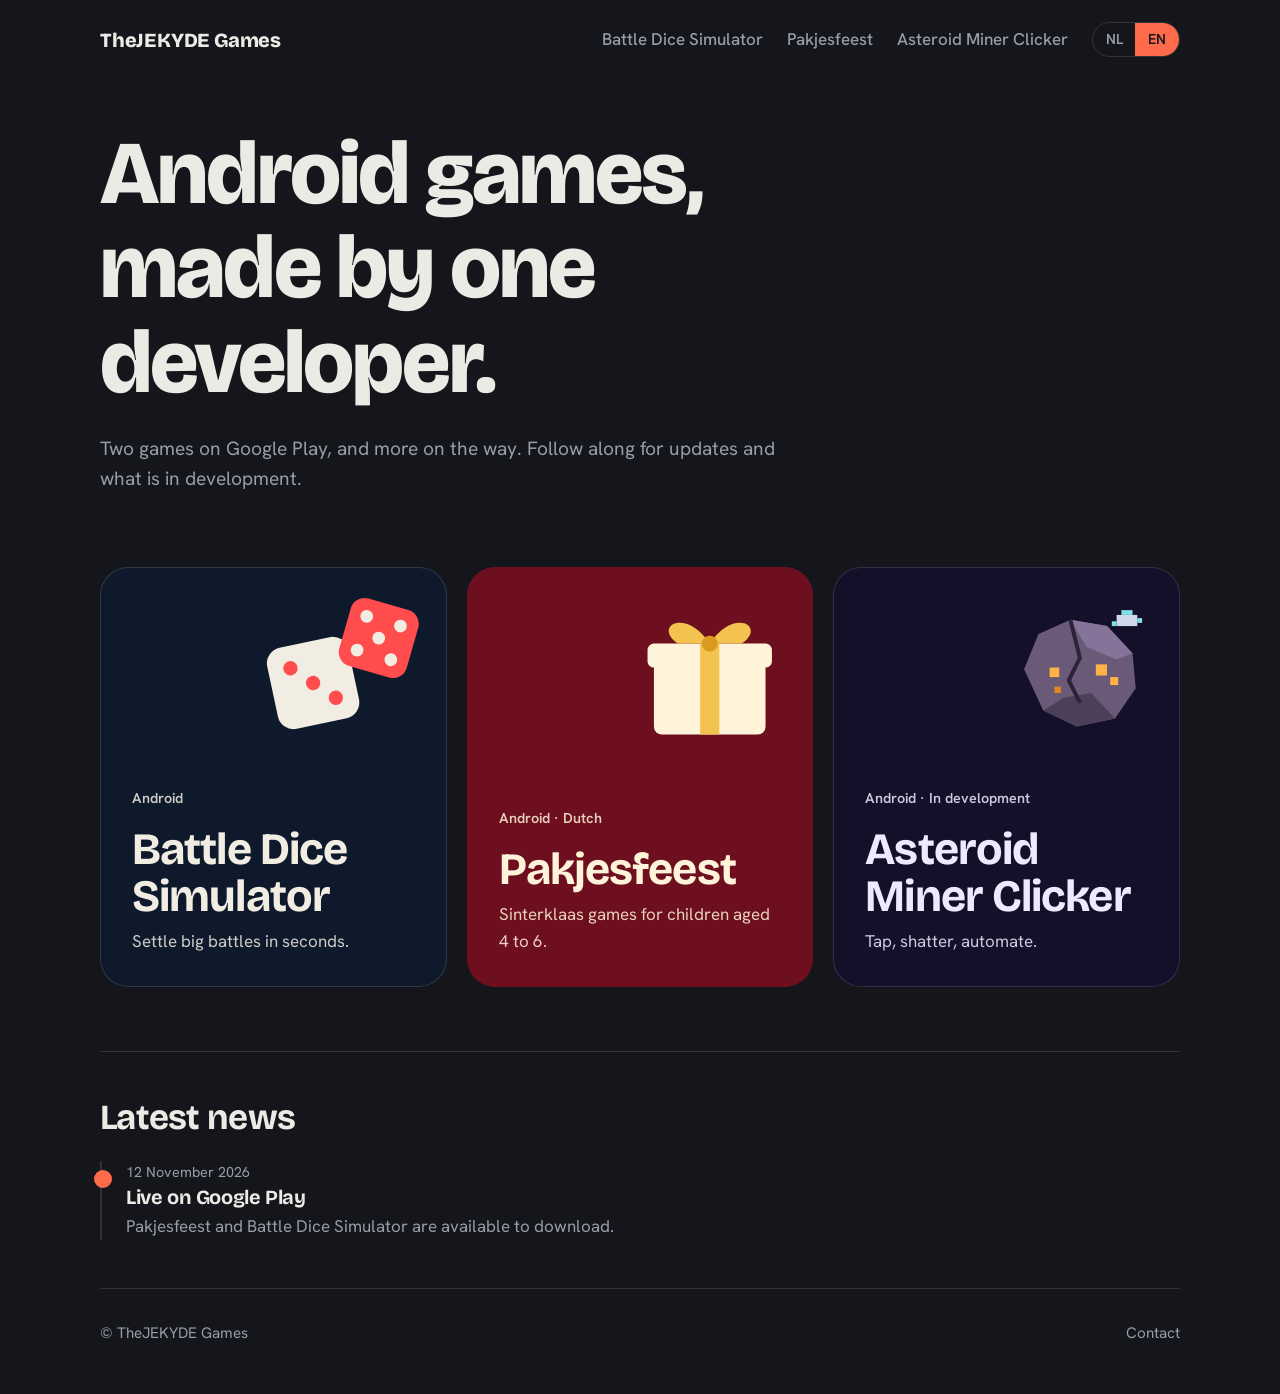
<file: index.html>
<!doctype html>
<html lang="nl">
<head>
<meta charset="utf-8">
<meta name="viewport" content="width=device-width, initial-scale=1">
<title>TheJEKYDE Games</title>
<meta name="description" content="Android games by TheJEKYDE Games.">
<link rel="stylesheet" href="assets/style.css?v=20261116e">
</head>
<body data-root="" data-title-en="TheJEKYDE Games" data-title-nl="TheJEKYDE Games">
<div class="wrap">
<header class="site-head">
  <a class="brand" href="">TheJEKYDE Games</a>
  <nav aria-label="Main">
    <a href="games/battle-dice-simulator/">Battle Dice Simulator</a>
    <a href="games/pakjesfeest/">Pakjesfeest</a>
    <a href="games/asteroid-miner-clicker/">Asteroid Miner Clicker</a>
    <span class="lang" role="group" aria-label="Taal / Language">
      <button type="button" data-set-lang="nl">NL</button><button type="button" data-set-lang="en">EN</button>
    </span>
  </nav>
</header>
<main>
<section class="hero">
  <h1><span data-l="en">Android games, made by one developer.</span><span data-l="nl">Android-games, gemaakt door één ontwikkelaar.</span></h1>
  <p><span data-l="en">Two games on Google Play, and more on the way. Follow along for updates and what is in development.</span><span data-l="nl">Twee games op Google Play, en er komt meer aan. Volg het nieuws en wat er in ontwikkeling is.</span></p>
</section>
<section class="games" aria-label="Games">
  <a class="game-tile tile-dice" href="games/battle-dice-simulator/">
    <svg class="art" viewBox="0 0 200 200" role="img" aria-label="Two dice">
<g transform="rotate(-12 70 120)"><rect x="12" y="62" width="104" height="104" rx="20" fill="#f1ede3"/>
<circle cx="40" cy="90" r="9" fill="#ff4d4d"/><circle cx="64" cy="114" r="9" fill="#ff4d4d"/><circle cx="88" cy="138" r="9" fill="#ff4d4d"/></g>
<g transform="rotate(16 140 70)"><rect x="98" y="14" width="88" height="88" rx="18" fill="#ff4d4d"/>
<circle cx="120" cy="36" r="8" fill="#f1ede3"/><circle cx="164" cy="36" r="8" fill="#f1ede3"/><circle cx="142" cy="58" r="8" fill="#f1ede3"/><circle cx="120" cy="80" r="8" fill="#f1ede3"/><circle cx="164" cy="80" r="8" fill="#f1ede3"/></g></svg>
    <span class="tile-tag">Android</span>
    <h2>Battle Dice Simulator</h2>
    <p><span data-l="en">Settle big battles in seconds.</span><span data-l="nl">Beslis grote veldslagen in seconden.</span></p>
  </a>
  <a class="game-tile tile-gift" href="games/pakjesfeest/">
    <svg class="art" viewBox="0 0 200 200" role="img" aria-label="A wrapped present">
<rect x="30" y="86" width="140" height="94" rx="10" fill="#fff3da"/>
<rect x="22" y="66" width="156" height="30" rx="8" fill="#fff3da"/>
<rect x="88" y="66" width="24" height="114" fill="#f4c24f"/>
<path d="M100 66 C70 20 28 44 60 66 Z" fill="#f4c24f"/><path d="M100 66 C130 20 172 44 140 66 Z" fill="#f4c24f"/>
<circle cx="100" cy="66" r="10" fill="#d99a1f"/></svg>
    <span class="tile-tag"><span data-l="en">Android · Dutch</span><span data-l="nl">Android · Nederlands</span></span>
    <h2>Pakjesfeest</h2>
    <p><span data-l="en">Sinterklaas games for children aged 4 to 6.</span><span data-l="nl">Sinterklaasspelletjes voor kinderen van 4 tot 6 jaar.</span></p>
  </a>
  <a class="game-tile tile-rock" href="games/asteroid-miner-clicker/">
    <svg class="art" viewBox="0 0 200 200" role="img" aria-label="An asteroid with gold ore and a mining drone">
<polygon points="34,98 52,54 92,36 138,44 170,78 174,122 148,160 100,170 58,150" fill="#6a5a78"/>
<polygon points="92,36 138,44 170,78 150,86 112,70" fill="#85739a"/>
<polygon points="58,150 100,170 148,160 118,128 84,134" fill="#4c3f5a"/>
<path d="M92 36 L104 84 L90 112 L104 140" fill="none" stroke="#2c2338" stroke-width="5" stroke-linejoin="round"/>
<rect x="124" y="92" width="14" height="14" fill="#ffb347"/><rect x="142" y="108" width="10" height="10" fill="#ffb347"/><rect x="66" y="96" width="12" height="12" fill="#ffb347"/><rect x="72" y="120" width="8" height="8" fill="#e08a1e"/>
<g><rect x="150" y="30" width="26" height="14" fill="#cfd8e8"/><rect x="156" y="24" width="14" height="6" fill="#7fe0e8"/><rect x="144" y="38" width="6" height="6" fill="#7fe0e8"/><rect x="176" y="34" width="6" height="6" fill="#7fe0e8"/></g>
</svg>
    <span class="tile-tag"><span data-l="en">Android · In development</span><span data-l="nl">Android · In ontwikkeling</span></span>
    <h2>Asteroid Miner Clicker</h2>
    <p><span data-l="en">Tap, shatter, automate.</span><span data-l="nl">Tikken, versplinteren, automatiseren.</span></p>
  </a>
</section>
<section class="section">
  <h2><span data-l="en">Latest news</span><span data-l="nl">Laatste nieuws</span></h2>
  <ul class="feed" id="news-feed" data-limit="4"></ul>
</section>
</main>
<footer class="site-foot">
  <span>&copy; TheJEKYDE Games</span>
  <a href="mailto:johnekkie@gmail.com">Contact</a>
</footer>
</div>
<script src="assets/news.js?v=20261116e"></script>
<script src="assets/site.js?v=20261116e"></script>
</body>
</html>
</file>
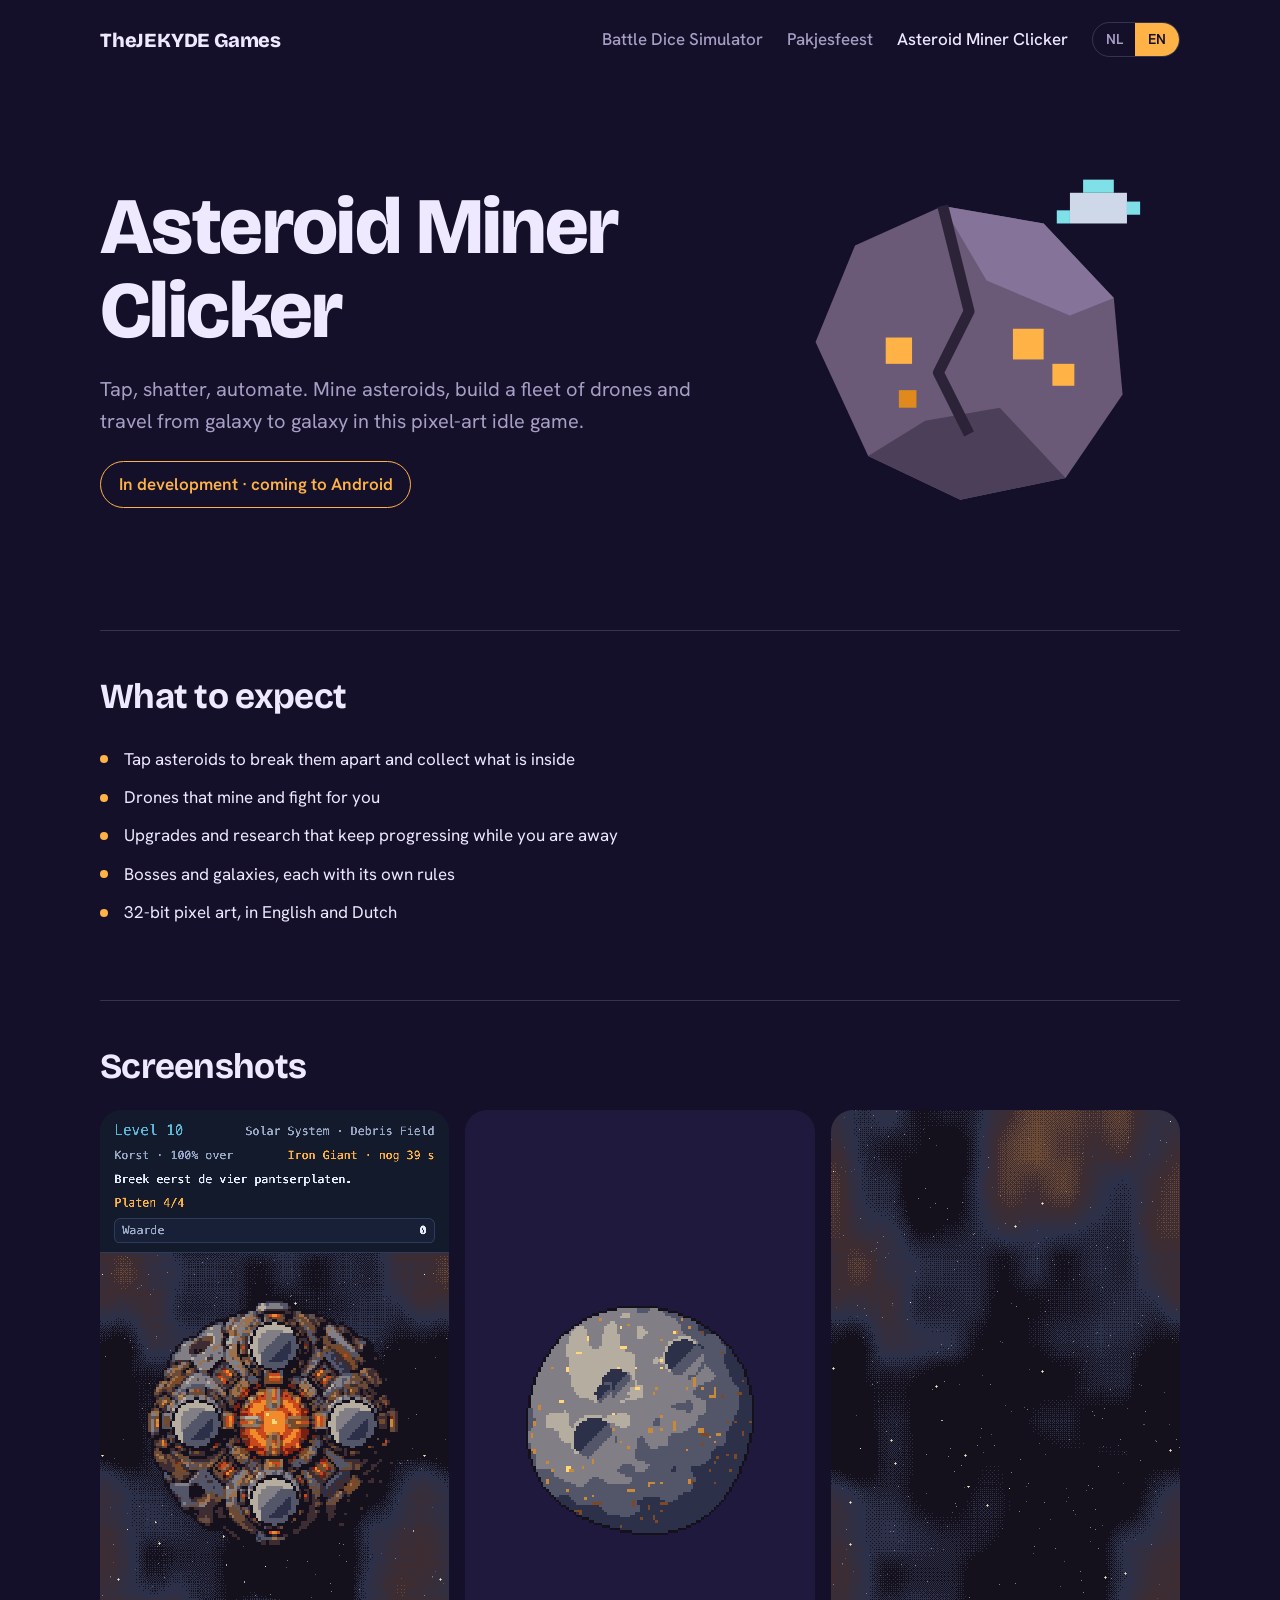
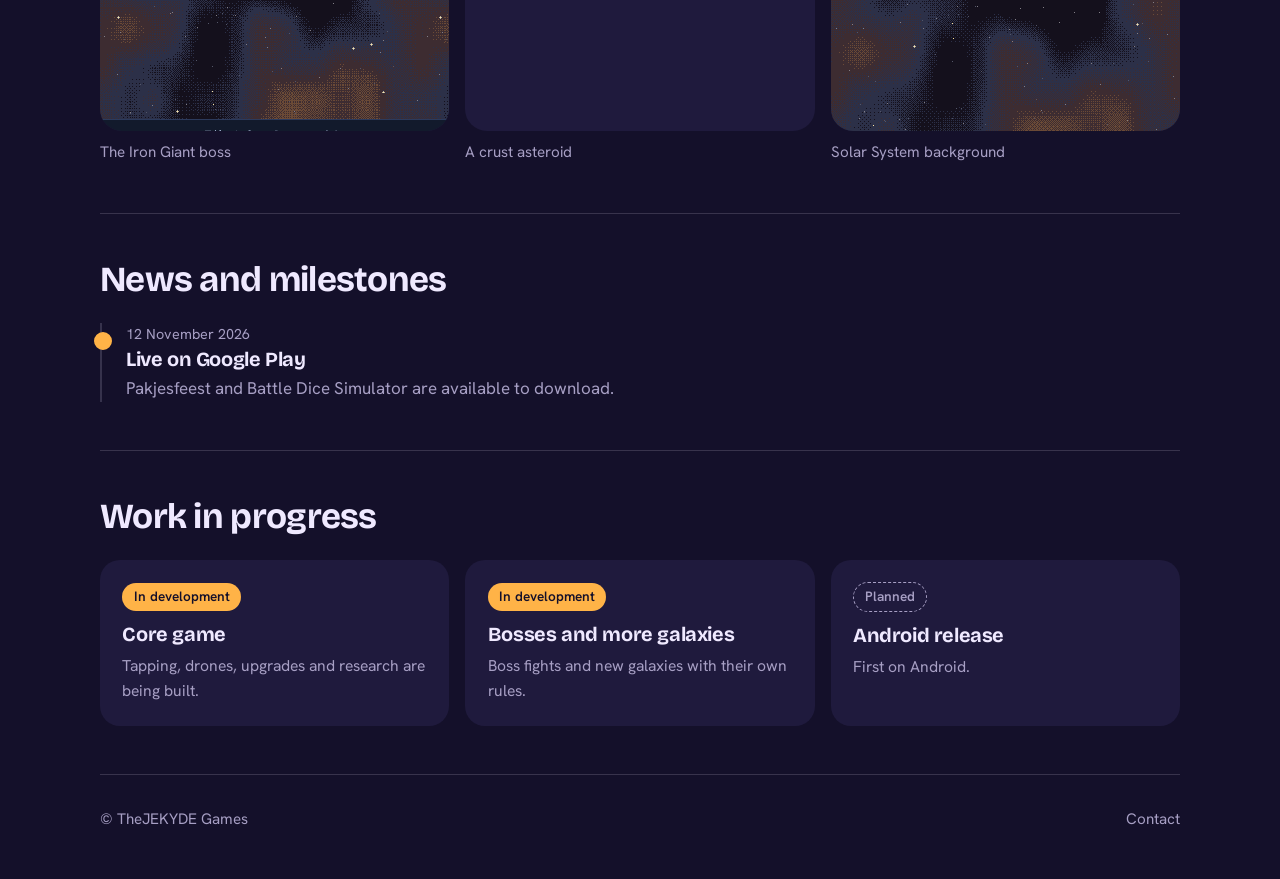
<file: games/asteroid-miner-clicker/index.html>
<!doctype html>
<html lang="nl">
<head>
<meta charset="utf-8">
<meta name="viewport" content="width=device-width, initial-scale=1">
<title>Asteroid Miner Clicker | TheJEKYDE Games</title>
<meta name="description" content="Asteroid Miner Clicker, an idle mining game in development.">
<link rel="stylesheet" href="../../assets/style.css?v=20261116e">
</head>
<body data-game="asteroid-miner" data-root="../../" data-title-en="Asteroid Miner Clicker | TheJEKYDE Games" data-title-nl="Asteroid Miner Clicker | TheJEKYDE Games">
<div class="wrap">
<header class="site-head">
  <a class="brand" href="../../">TheJEKYDE Games</a>
  <nav aria-label="Main">
    <a href="../../games/battle-dice-simulator/">Battle Dice Simulator</a>
    <a href="../../games/pakjesfeest/">Pakjesfeest</a>
    <a href="../../games/asteroid-miner-clicker/" aria-current="page">Asteroid Miner Clicker</a>
    <span class="lang" role="group" aria-label="Taal / Language">
      <button type="button" data-set-lang="nl">NL</button><button type="button" data-set-lang="en">EN</button>
    </span>
  </nav>
</header>
<main>
<section class="game-hero">
  <div>
    <h1>Asteroid Miner Clicker</h1>
    <p class="lead" data-l="en">Tap, shatter, automate. Mine asteroids, build a fleet of drones and travel from galaxy to galaxy in this pixel-art idle game.</p>
<p class="lead" data-l="nl">Tikken, versplinteren, automatiseren. Mijn asteroïden, bouw een vloot van drones en reis van sterrenstelsel naar sterrenstelsel in dit idle-spel in pixel-art.</p>
    <div class="btn-row">
      <span class="badge"><span data-l="en">In development · coming to Android</span><span data-l="nl">In ontwikkeling · komt naar Android</span></span>
    </div>
  </div>
  <div><svg class="art" viewBox="0 0 200 200" role="img" aria-label="An asteroid with gold ore and a mining drone">
<polygon points="34,98 52,54 92,36 138,44 170,78 174,122 148,160 100,170 58,150" fill="#6a5a78"/>
<polygon points="92,36 138,44 170,78 150,86 112,70" fill="#85739a"/>
<polygon points="58,150 100,170 148,160 118,128 84,134" fill="#4c3f5a"/>
<path d="M92 36 L104 84 L90 112 L104 140" fill="none" stroke="#2c2338" stroke-width="5" stroke-linejoin="round"/>
<rect x="124" y="92" width="14" height="14" fill="#ffb347"/><rect x="142" y="108" width="10" height="10" fill="#ffb347"/><rect x="66" y="96" width="12" height="12" fill="#ffb347"/><rect x="72" y="120" width="8" height="8" fill="#e08a1e"/>
<g><rect x="150" y="30" width="26" height="14" fill="#cfd8e8"/><rect x="156" y="24" width="14" height="6" fill="#7fe0e8"/><rect x="144" y="38" width="6" height="6" fill="#7fe0e8"/><rect x="176" y="34" width="6" height="6" fill="#7fe0e8"/></g>
</svg></div>
</section>
<section class="section prose">
  <h2><span data-l="en">What to expect</span><span data-l="nl">Wat je kunt verwachten</span></h2>
  <ul class="ticks one" data-l="en">
  <li>Tap asteroids to break them apart and collect what is inside</li>
  <li>Drones that mine and fight for you</li>
  <li>Upgrades and research that keep progressing while you are away</li>
  <li>Bosses and galaxies, each with its own rules</li>
  <li>32-bit pixel art, in English and Dutch</li>
</ul>
<ul class="ticks one" data-l="nl">
  <li>Tik op asteroïden om ze te breken en te verzamelen wat erin zit</li>
  <li>Drones die voor je mijnen en vechten</li>
  <li>Upgrades en onderzoek dat doorloopt terwijl je weg bent</li>
  <li>Eindbazen en sterrenstelsels, elk met eigen regels</li>
  <li>Pixel-art in 32 bit, in het Nederlands en Engels</li>
</ul>
</section>
<section class="section">
  <h2>Screenshots</h2>
  <div class="shots">
    <figure class="shot-fig"><div class="shot-img"><img src="img/iron-giant.png" alt="Asteroid Miner Clicker: the Iron Giant boss in the Debris Field" loading="lazy"></div><figcaption><span data-l="en">The Iron Giant boss</span><span data-l="nl">De Iron Giant-eindbaas</span></figcaption></figure>
    <figure class="shot-fig"><div class="shot-img"><img class="sprite" src="img/asteroid-crust.png" alt="A pixel-art crust asteroid" loading="lazy"></div><figcaption><span data-l="en">A crust asteroid</span><span data-l="nl">Een korstasteroïde</span></figcaption></figure>
    <figure class="shot-fig"><div class="shot-img"><img src="img/solar-system-background.png" alt="Pixel-art space background of the Solar System" loading="lazy"></div><figcaption><span data-l="en">Solar System background</span><span data-l="nl">Achtergrond van het Solar System</span></figcaption></figure>
  </div>
</section>
<section class="section">
  <h2><span data-l="en">News and milestones</span><span data-l="nl">Nieuws en mijlpalen</span></h2>
  <ul class="feed" id="news-feed"></ul>
</section>
<section class="section">
  <h2><span data-l="en">Work in progress</span><span data-l="nl">In ontwikkeling</span></h2>
  <div class="wip" id="wip"></div>
</section>
</main>
<footer class="site-foot">
  <span>&copy; TheJEKYDE Games</span>
  <a href="mailto:johnekkie@gmail.com">Contact</a>
</footer>
</div>
<script src="../../assets/news.js?v=20261116e"></script>
<script src="../../assets/site.js?v=20261116e"></script>
</body>
</html>
</file>
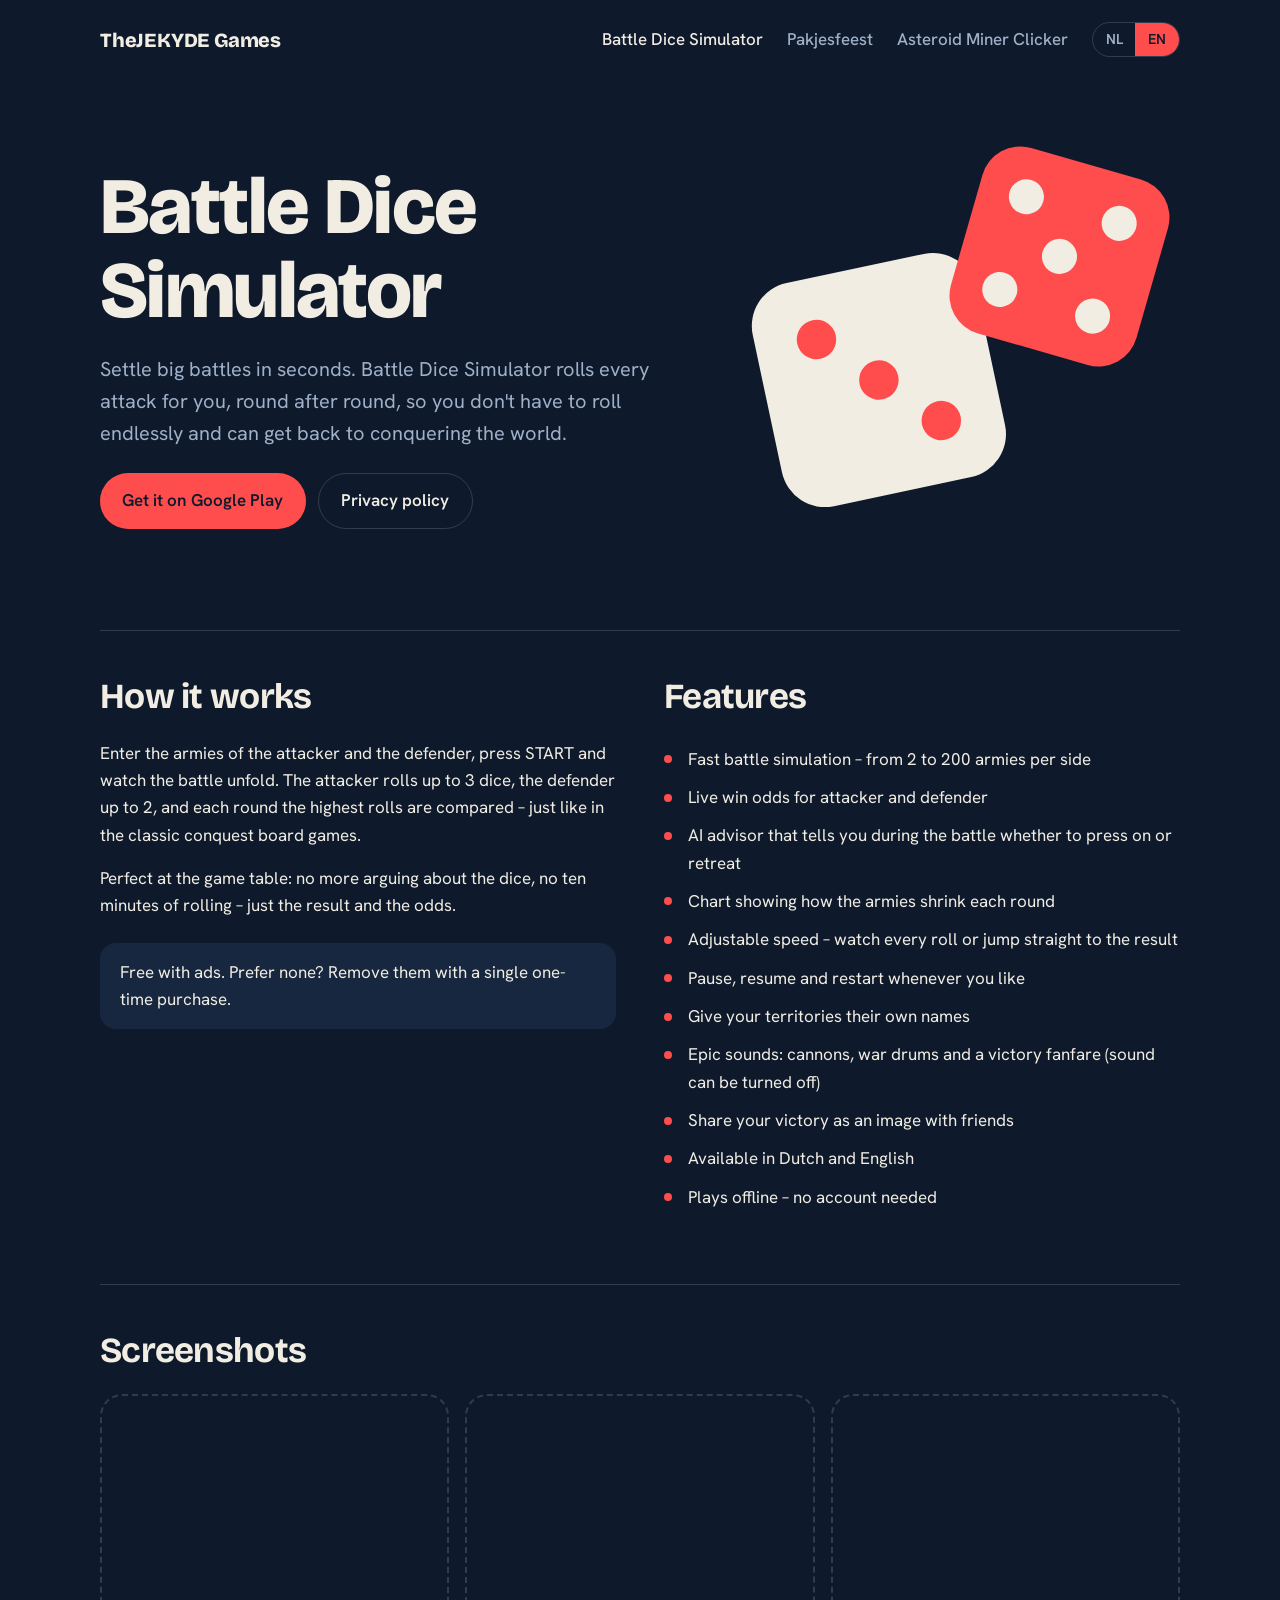
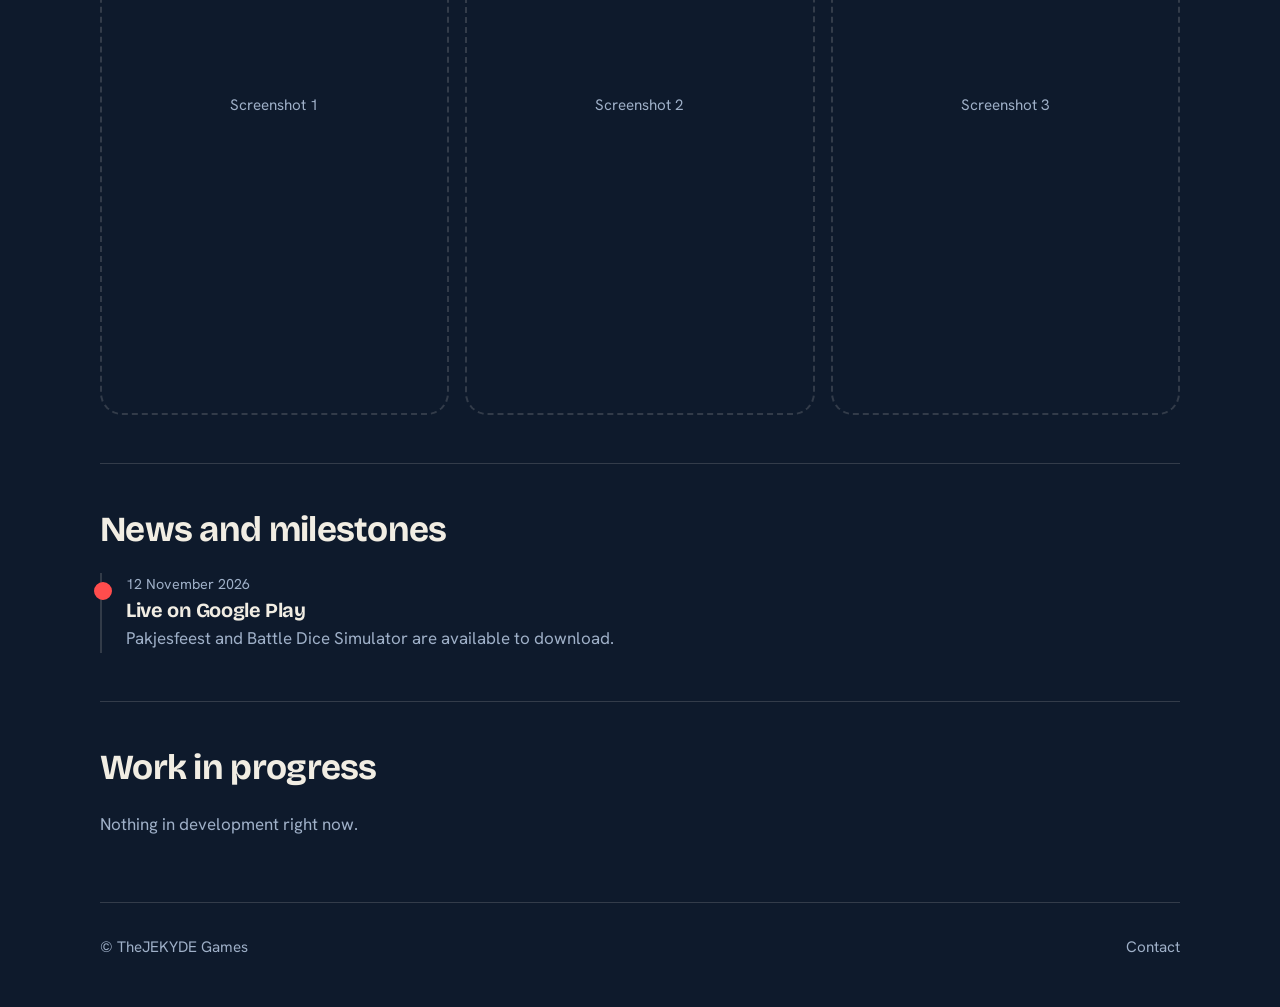
<file: games/battle-dice-simulator/index.html>
<!doctype html>
<html lang="nl">
<head>
<meta charset="utf-8">
<meta name="viewport" content="width=device-width, initial-scale=1">
<title>Battle Dice Simulator | TheJEKYDE Games</title>
<meta name="description" content="Battle Dice Simulator for Android.">
<link rel="stylesheet" href="../../assets/style.css?v=20261116e">
</head>
<body data-game="battle-dice" data-root="../../" data-title-en="Battle Dice Simulator | TheJEKYDE Games" data-title-nl="Battle Dice Simulator | TheJEKYDE Games">
<div class="wrap">
<header class="site-head">
  <a class="brand" href="../../">TheJEKYDE Games</a>
  <nav aria-label="Main">
    <a href="../../games/battle-dice-simulator/" aria-current="page">Battle Dice Simulator</a>
    <a href="../../games/pakjesfeest/">Pakjesfeest</a>
    <a href="../../games/asteroid-miner-clicker/">Asteroid Miner Clicker</a>
    <span class="lang" role="group" aria-label="Taal / Language">
      <button type="button" data-set-lang="nl">NL</button><button type="button" data-set-lang="en">EN</button>
    </span>
  </nav>
</header>
<main>
<section class="game-hero">
  <div>
    <h1>Battle Dice Simulator</h1>
    <p class="lead" data-l="en">Settle big battles in seconds. Battle Dice Simulator rolls every attack for you, round after round, so you don't have to roll endlessly and can get back to conquering the world.</p>
<p class="lead" data-l="nl">Beslis grote veldslagen in seconden. Battle Dice Simulator gooit elke aanval voor je, ronde na ronde, zodat je niet eindeloos hoeft te dobbelen en snel verder kunt met de wereld veroveren.</p>
    <div class="btn-row">
      <a class="btn" href="https://play.google.com/store/apps/details?id=nl.ekkel.battledice"><span data-l="en">Get it on Google Play</span><span data-l="nl">Download op Google Play</span></a>
      <a class="btn ghost" href="https://claude.ai/artifact/3TAYs26y4qaaKiMrwv2VxE"><span data-l="en">Privacy policy</span><span data-l="nl">Privacybeleid</span></a>
    </div>
  </div>
  <div><svg class="art" viewBox="0 0 200 200" role="img" aria-label="Two dice">
<g transform="rotate(-12 70 120)"><rect x="12" y="62" width="104" height="104" rx="20" fill="#f1ede3"/>
<circle cx="40" cy="90" r="9" fill="#ff4d4d"/><circle cx="64" cy="114" r="9" fill="#ff4d4d"/><circle cx="88" cy="138" r="9" fill="#ff4d4d"/></g>
<g transform="rotate(16 140 70)"><rect x="98" y="14" width="88" height="88" rx="18" fill="#ff4d4d"/>
<circle cx="120" cy="36" r="8" fill="#f1ede3"/><circle cx="164" cy="36" r="8" fill="#f1ede3"/><circle cx="142" cy="58" r="8" fill="#f1ede3"/><circle cx="120" cy="80" r="8" fill="#f1ede3"/><circle cx="164" cy="80" r="8" fill="#f1ede3"/></g></svg></div>
</section>
<section class="section prose">
  <div class="prose-grid">
    <div>
      <h2><span data-l="en">How it works</span><span data-l="nl">Zo werkt het</span></h2>
      <p data-l="en">Enter the armies of the attacker and the defender, press START and watch the battle unfold. The attacker rolls up to 3 dice, the defender up to 2, and each round the highest rolls are compared – just like in the classic conquest board games.</p>
<p data-l="nl">Vul de legers van de aanvaller en de verdediger in, druk op START en zie de strijd zich ontvouwen. De aanvaller gooit maximaal 3 dobbelstenen, de verdediger maximaal 2, en elke ronde worden de hoogste worpen vergeleken – net als bij de klassieke veroveringsbordspellen.</p>
      <p data-l="en">Perfect at the game table: no more arguing about the dice, no ten minutes of rolling – just the result and the odds.</p>
<p data-l="nl">Ideaal aan de speltafel: geen discussie meer over de dobbelstenen, geen tien minuten gooien – alleen de uitslag en de kansen.</p>
      <p class="note" data-l="en">Free with ads. Prefer none? Remove them with a single one-time purchase.</p>
<p class="note" data-l="nl">Gratis met advertenties. Liever zonder? Verwijder ze met één eenmalige aankoop.</p>
    </div>
    <div>
      <h2><span data-l="en">Features</span><span data-l="nl">Functies</span></h2>
      <ul class="ticks one" data-l="en">
  <li>Fast battle simulation – from 2 to 200 armies per side</li>
  <li>Live win odds for attacker and defender</li>
  <li>AI advisor that tells you during the battle whether to press on or retreat</li>
  <li>Chart showing how the armies shrink each round</li>
  <li>Adjustable speed – watch every roll or jump straight to the result</li>
  <li>Pause, resume and restart whenever you like</li>
  <li>Give your territories their own names</li>
  <li>Epic sounds: cannons, war drums and a victory fanfare (sound can be turned off)</li>
  <li>Share your victory as an image with friends</li>
  <li>Available in Dutch and English</li>
  <li>Plays offline – no account needed</li>
</ul>
<ul class="ticks one" data-l="nl">
  <li>Snelle gevechtssimulatie – van 2 tot 200 legers per kant</li>
  <li>Live winkans voor aanvaller en verdediger</li>
  <li>AI-adviseur die tijdens het gevecht zegt of je moet doorzetten of terugtrekken</li>
  <li>Grafiek die laat zien hoe de legers per ronde slinken</li>
  <li>Instelbare snelheid – bekijk elke worp of zie direct de uitslag</li>
  <li>Pauzeren, verdergaan en opnieuw beginnen wanneer je wilt</li>
  <li>Geef je gebieden een eigen naam</li>
  <li>Epische geluiden: kanonnen, oorlogstrommels en een overwinningsfanfare (geluid kan uit)</li>
  <li>Deel je overwinning als afbeelding met vrienden</li>
  <li>Beschikbaar in het Nederlands en Engels</li>
  <li>Speelt offline – geen account nodig</li>
</ul>
    </div>
  </div>
</section>
<section class="section">
  <h2>Screenshots</h2>
  <div class="shots"><div class="shot">Screenshot 1</div><div class="shot">Screenshot 2</div><div class="shot">Screenshot 3</div></div>
</section>
<section class="section">
  <h2><span data-l="en">News and milestones</span><span data-l="nl">Nieuws en mijlpalen</span></h2>
  <ul class="feed" id="news-feed"></ul>
</section>
<section class="section">
  <h2><span data-l="en">Work in progress</span><span data-l="nl">In ontwikkeling</span></h2>
  <div class="wip" id="wip"></div>
</section>
</main>
<footer class="site-foot">
  <span>&copy; TheJEKYDE Games</span>
  <a href="mailto:johnekkie@gmail.com">Contact</a>
</footer>
</div>
<script src="../../assets/news.js?v=20261116e"></script>
<script src="../../assets/site.js?v=20261116e"></script>
</body>
</html>
</file>
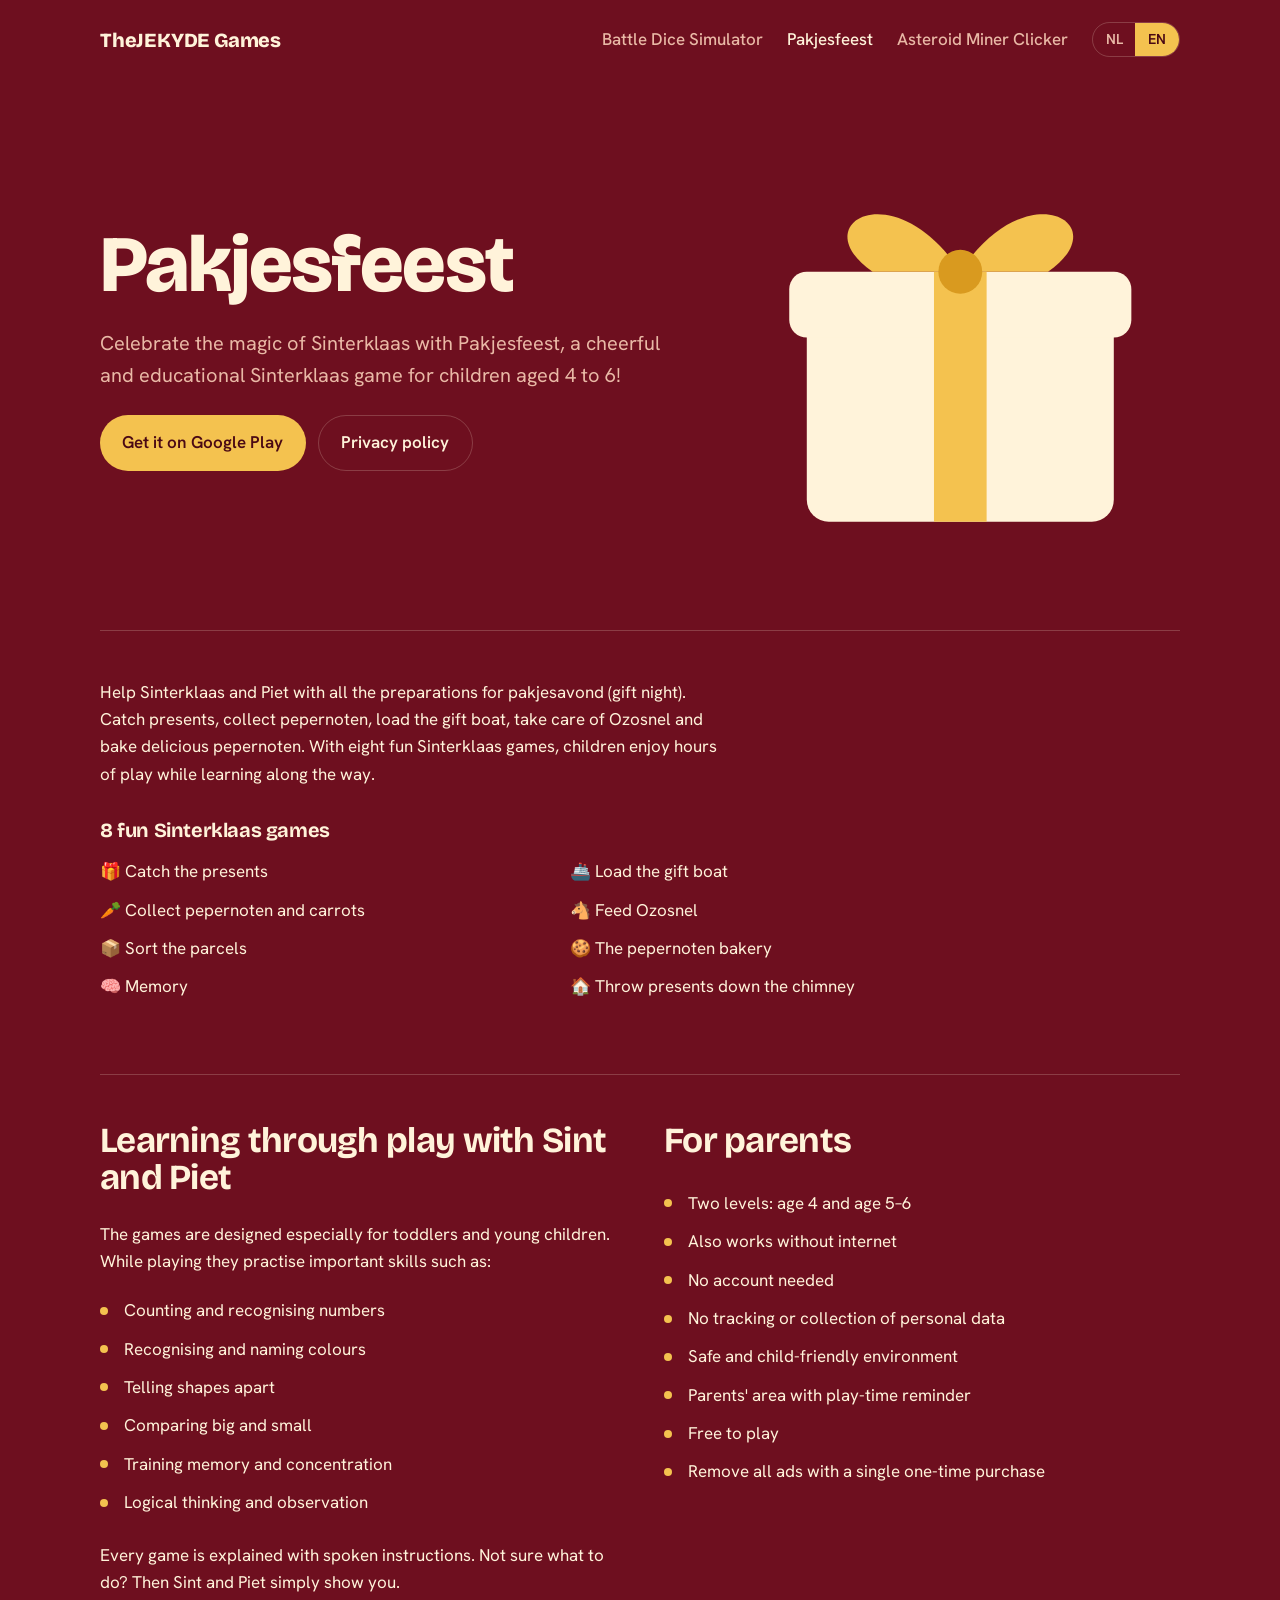
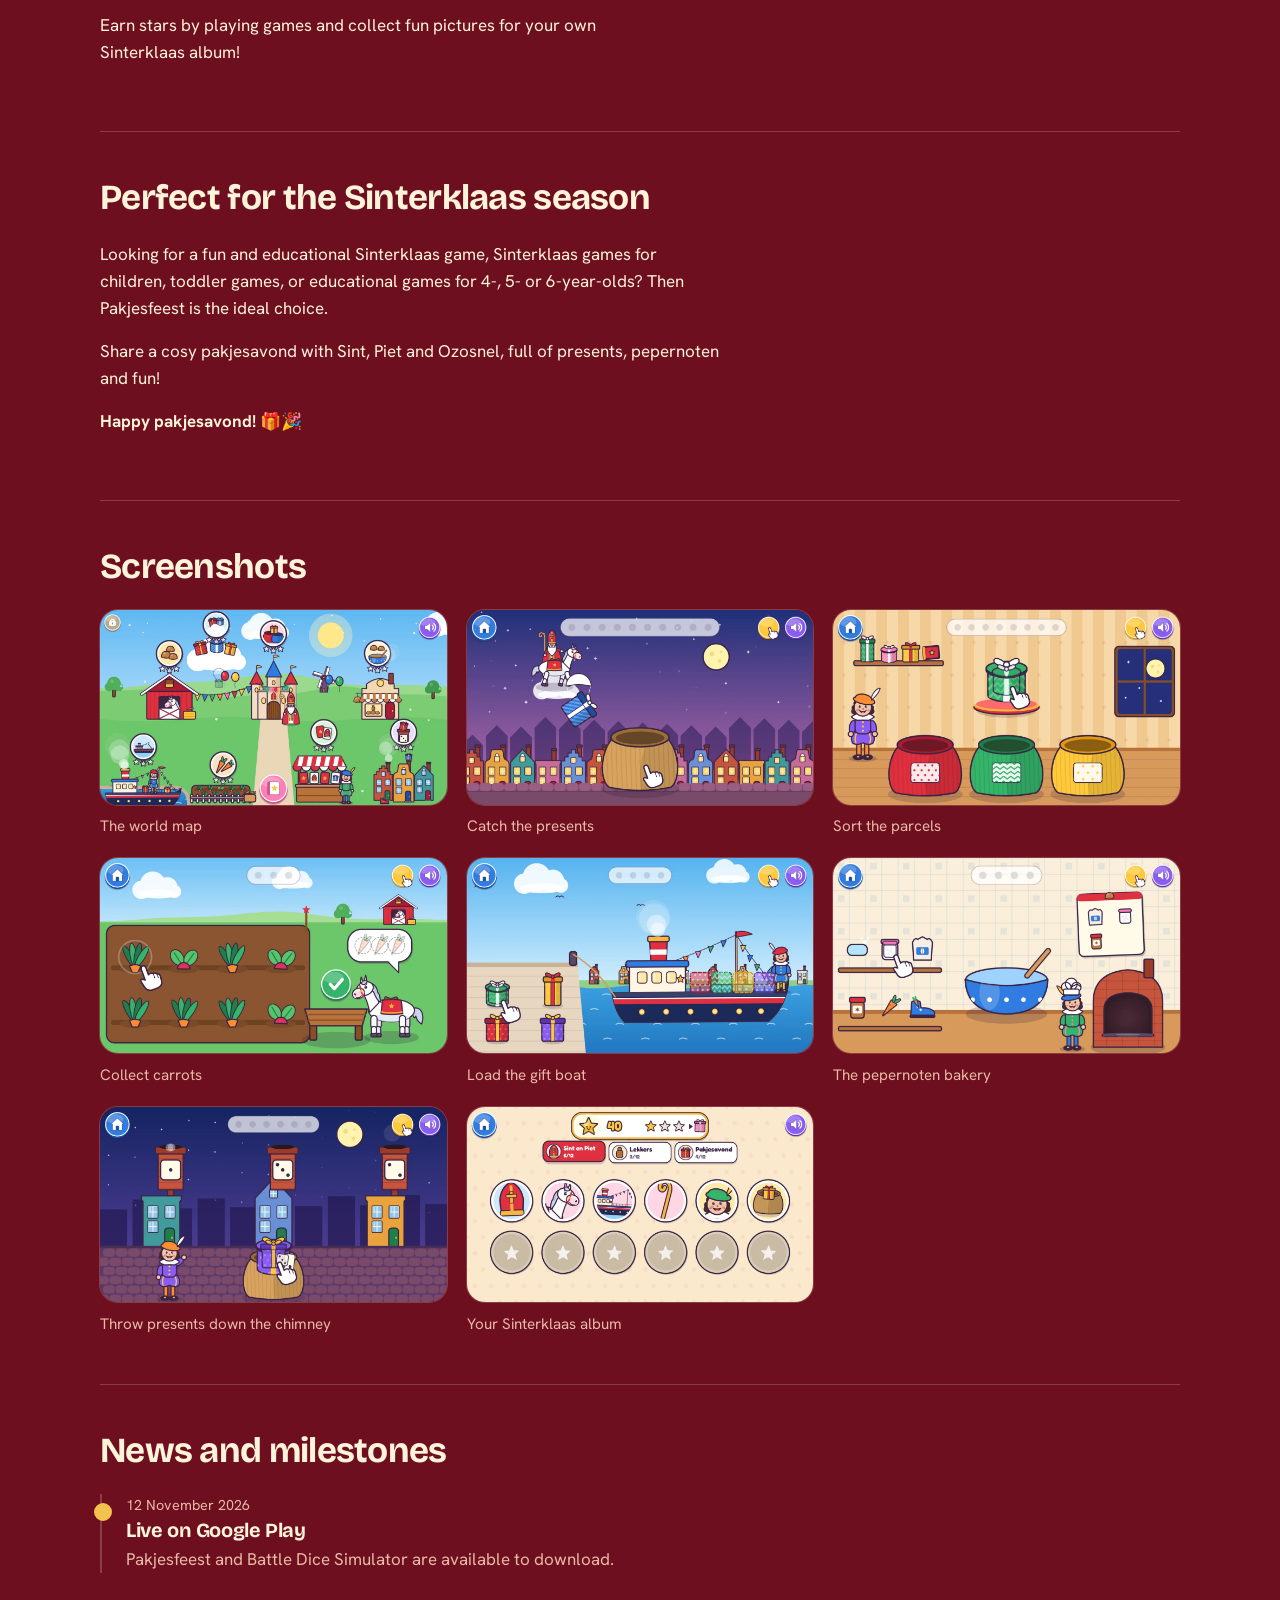
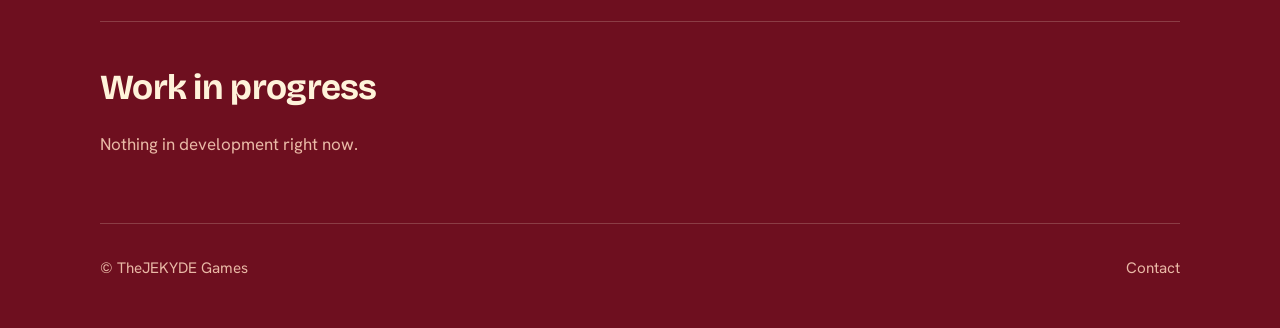
<file: games/pakjesfeest/index.html>
<!doctype html>
<html lang="nl">
<head>
<meta charset="utf-8">
<meta name="viewport" content="width=device-width, initial-scale=1">
<title>Pakjesfeest | TheJEKYDE Games</title>
<meta name="description" content="Pakjesfeest, het Sinterklaasspel voor Android.">
<link rel="stylesheet" href="../../assets/style.css?v=20261116e">
</head>
<body data-game="pakjesfeest" data-root="../../" data-title-en="Pakjesfeest | TheJEKYDE Games" data-title-nl="Pakjesfeest | TheJEKYDE Games">
<div class="wrap">
<header class="site-head">
  <a class="brand" href="../../">TheJEKYDE Games</a>
  <nav aria-label="Main">
    <a href="../../games/battle-dice-simulator/">Battle Dice Simulator</a>
    <a href="../../games/pakjesfeest/" aria-current="page">Pakjesfeest</a>
    <a href="../../games/asteroid-miner-clicker/">Asteroid Miner Clicker</a>
    <span class="lang" role="group" aria-label="Taal / Language">
      <button type="button" data-set-lang="nl">NL</button><button type="button" data-set-lang="en">EN</button>
    </span>
  </nav>
</header>
<main>
<section class="game-hero">
  <div>
    <h1>Pakjesfeest</h1>
    <p class="lead" data-l="en">Celebrate the magic of Sinterklaas with Pakjesfeest, a cheerful and educational Sinterklaas game for children aged 4 to 6!</p>
<p class="lead" data-l="nl">Vier de magie van Sinterklaas met Pakjesfeest, een vrolijk en leerzaam Sinterklaas spel voor kinderen van 4 tot en met 6 jaar!</p>
    <div class="btn-row">
      <a class="btn" href="https://play.google.com/store/apps/details?id=com.thejekyde.pakjesfeest"><span data-l="en">Get it on Google Play</span><span data-l="nl">Download op Google Play</span></a>
      <a class="btn ghost" href="https://claude.ai/artifact/6RuyVwiqo5xFK11PJeq5Pb"><span data-l="en">Privacy policy</span><span data-l="nl">Privacybeleid</span></a>
    </div>
  </div>
  <div><svg class="art" viewBox="0 0 200 200" role="img" aria-label="A wrapped present">
<rect x="30" y="86" width="140" height="94" rx="10" fill="#fff3da"/>
<rect x="22" y="66" width="156" height="30" rx="8" fill="#fff3da"/>
<rect x="88" y="66" width="24" height="114" fill="#f4c24f"/>
<path d="M100 66 C70 20 28 44 60 66 Z" fill="#f4c24f"/><path d="M100 66 C130 20 172 44 140 66 Z" fill="#f4c24f"/>
<circle cx="100" cy="66" r="10" fill="#d99a1f"/></svg></div>
</section>
<section class="section prose">
  <p data-l="en">Help Sinterklaas and Piet with all the preparations for pakjesavond (gift night). Catch presents, collect pepernoten, load the gift boat, take care of Ozosnel and bake delicious pepernoten. With eight fun Sinterklaas games, children enjoy hours of play while learning along the way.</p>
<p data-l="nl">Help Sint en Piet met alle voorbereidingen voor pakjesavond. Vang cadeautjes, verzamel pepernoten, laad de pakjesboot, verzorg Ozosnel en bak heerlijke pepernoten. Met acht leuke Sinterklaas spelletjes beleven kinderen uren speelplezier terwijl ze spelenderwijs leren.</p>
  <h3><span data-l="en">8 fun Sinterklaas games</span><span data-l="nl">8 leuke Sinterklaas spelletjes</span></h3>
  <ul class="ticks plain" data-l="en">
  <li>🎁 Catch the presents</li>
  <li>🥕 Collect pepernoten and carrots</li>
  <li>📦 Sort the parcels</li>
  <li>🧠 Memory</li>
  <li>🚢 Load the gift boat</li>
  <li>🐴 Feed Ozosnel</li>
  <li>🍪 The pepernoten bakery</li>
  <li>🏠 Throw presents down the chimney</li>
</ul>
<ul class="ticks plain" data-l="nl">
  <li>🎁 Cadeautjes vangen</li>
  <li>🥕 Pepernoten en wortels verzamelen</li>
  <li>📦 Pakjes sorteren</li>
  <li>🧠 Memory</li>
  <li>🚢 De pakjesboot laden</li>
  <li>🐴 Ozosnel voeren</li>
  <li>🍪 De pepernotenbakkerij</li>
  <li>🏠 Pakjes door de schoorsteen gooien</li>
</ul>
</section>
<section class="section prose">
  <div class="prose-grid">
    <div>
      <h2><span data-l="en">Learning through play with Sint and Piet</span><span data-l="nl">Leerzaam spelen met Sint en Piet</span></h2>
      <p data-l="en">The games are designed especially for toddlers and young children. While playing they practise important skills such as:</p>
<p data-l="nl">De spelletjes zijn speciaal ontwikkeld voor kleuters en jonge kinderen. Tijdens het spelen oefenen zij belangrijke vaardigheden zoals:</p>
      <ul class="ticks one" data-l="en">
  <li>Counting and recognising numbers</li>
  <li>Recognising and naming colours</li>
  <li>Telling shapes apart</li>
  <li>Comparing big and small</li>
  <li>Training memory and concentration</li>
  <li>Logical thinking and observation</li>
</ul>
<ul class="ticks one" data-l="nl">
  <li>Tellen en cijfers herkennen</li>
  <li>Kleuren herkennen en benoemen</li>
  <li>Vormen onderscheiden</li>
  <li>Groot en klein vergelijken</li>
  <li>Geheugen en concentratie trainen</li>
  <li>Logisch denken en observeren</li>
</ul>
      <p data-l="en">Every game is explained with spoken instructions. Not sure what to do? Then Sint and Piet simply show you.</p>
<p data-l="nl">Elk spel wordt uitgelegd met gesproken instructies. Weet je even niet wat je moet doen? Dan laten Sint en Piet het gewoon zien.</p>
      <p data-l="en">Earn stars by playing games and collect fun pictures for your own Sinterklaas album!</p>
<p data-l="nl">Verdien sterren door spelletjes te spelen en verzamel leuke plaatjes voor je eigen Sinterklaasalbum!</p>
    </div>
    <div>
      <h2><span data-l="en">For parents</span><span data-l="nl">Voor ouders</span></h2>
      <ul class="ticks one" data-l="en">
  <li>Two levels: age 4 and age 5–6</li>
  <li>Also works without internet</li>
  <li>No account needed</li>
  <li>No tracking or collection of personal data</li>
  <li>Safe and child-friendly environment</li>
  <li>Parents' area with play-time reminder</li>
  <li>Free to play</li>
  <li>Remove all ads with a single one-time purchase</li>
</ul>
<ul class="ticks one" data-l="nl">
  <li>Twee niveaus: 4 jaar en 5-6 jaar</li>
  <li>Werkt ook zonder internet</li>
  <li>Geen account nodig</li>
  <li>Geen tracking of verzameling van persoonsgegevens</li>
  <li>Veilige en kindvriendelijke omgeving</li>
  <li>Oudergedeelte met speeltijdherinnering</li>
  <li>Gratis te spelen</li>
  <li>Verwijder alle advertenties met één eenmalige aankoop</li>
</ul>
    </div>
  </div>
</section>
<section class="section prose">
  <h2><span data-l="en">Perfect for the Sinterklaas season</span><span data-l="nl">Perfect voor de Sinterklaastijd</span></h2>
  <p data-l="en">Looking for a fun and educational Sinterklaas game, Sinterklaas games for children, toddler games, or educational games for 4-, 5- or 6-year-olds? Then Pakjesfeest is the ideal choice.</p>
<p data-l="nl">Zoek je een leuk en educatief Sinterklaas spel, Sinterklaas spelletjes voor kinderen, kleuter spelletjes, educatieve spelletjes voor 4-jarigen, 5-jarigen of 6-jarigen? Dan is Pakjesfeest de ideale keuze.</p>
  <p data-l="en">Share a cosy pakjesavond with Sint, Piet and Ozosnel, full of presents, pepernoten and fun!</p>
<p data-l="nl">Beleef samen met Sint, Piet en Ozosnel een gezellige pakjesavond vol cadeautjes, pepernoten en plezier!</p>
  <p class="bold" data-l="en">Happy pakjesavond! 🎁🎉</p>
<p class="bold" data-l="nl">Fijne pakjesavond! 🎁🎉</p>
</section>
<section class="section">
  <h2>Screenshots</h2>
  <div class="gallery">
    <figure class="gal-fig"><a href="img/world.webp"><img src="img/world.webp" width="1280" height="720" loading="lazy" alt="Pakjesfeest: the world map"></a><figcaption><span data-l="en">The world map</span><span data-l="nl">De wereldkaart</span></figcaption></figure>
    <figure class="gal-fig"><a href="img/catcher.webp"><img src="img/catcher.webp" width="1280" height="720" loading="lazy" alt="Pakjesfeest: catch the presents"></a><figcaption><span data-l="en">Catch the presents</span><span data-l="nl">Cadeautjes vangen</span></figcaption></figure>
    <figure class="gal-fig"><a href="img/sorting.webp"><img src="img/sorting.webp" width="1280" height="720" loading="lazy" alt="Pakjesfeest: sort the parcels"></a><figcaption><span data-l="en">Sort the parcels</span><span data-l="nl">Pakjes sorteren</span></figcaption></figure>
    <figure class="gal-fig"><a href="img/carrots.webp"><img src="img/carrots.webp" width="1280" height="720" loading="lazy" alt="Pakjesfeest: collect carrots"></a><figcaption><span data-l="en">Collect carrots</span><span data-l="nl">Wortels verzamelen</span></figcaption></figure>
    <figure class="gal-fig"><a href="img/boat.webp"><img src="img/boat.webp" width="1280" height="720" loading="lazy" alt="Pakjesfeest: load the gift boat"></a><figcaption><span data-l="en">Load the gift boat</span><span data-l="nl">De pakjesboot laden</span></figcaption></figure>
    <figure class="gal-fig"><a href="img/bakery.webp"><img src="img/bakery.webp" width="1280" height="720" loading="lazy" alt="Pakjesfeest: the pepernoten bakery"></a><figcaption><span data-l="en">The pepernoten bakery</span><span data-l="nl">De pepernotenbakkerij</span></figcaption></figure>
    <figure class="gal-fig"><a href="img/chimney.webp"><img src="img/chimney.webp" width="1280" height="720" loading="lazy" alt="Pakjesfeest: throw presents down the chimney"></a><figcaption><span data-l="en">Throw presents down the chimney</span><span data-l="nl">Pakjes door de schoorsteen gooien</span></figcaption></figure>
    <figure class="gal-fig"><a href="img/collection.webp"><img src="img/collection.webp" width="1280" height="720" loading="lazy" alt="Pakjesfeest: your sinterklaas album"></a><figcaption><span data-l="en">Your Sinterklaas album</span><span data-l="nl">Je Sinterklaasalbum</span></figcaption></figure>
  </div>
</section>
<section class="section">
  <h2><span data-l="en">News and milestones</span><span data-l="nl">Nieuws en mijlpalen</span></h2>
  <ul class="feed" id="news-feed"></ul>
</section>
<section class="section">
  <h2><span data-l="en">Work in progress</span><span data-l="nl">In ontwikkeling</span></h2>
  <div class="wip" id="wip"></div>
</section>
</main>
<footer class="site-foot">
  <span>&copy; TheJEKYDE Games</span>
  <a href="mailto:johnekkie@gmail.com">Contact</a>
</footer>
</div>
<script src="../../assets/news.js?v=20261116e"></script>
<script src="../../assets/site.js?v=20261116e"></script>
</body>
</html>
</file>
<file: assets/style.css>
@import url("https://fonts.googleapis.com/css2?family=Bricolage+Grotesque:opsz,wght@12..96,500;12..96,700;12..96,800&family=Hanken+Grotesk:wght@400;500;600&display=swap");

:root {
  --bg: #14161c;
  --ink: #eceae4;
  --muted: #9a9ca6;
  --line: rgba(255, 255, 255, 0.12);
  --accent: #ff6b4a;
  --on-accent: #14161c;
  --panel: #1d2029;
  --display: "Bricolage Grotesque", "Trebuchet MS", system-ui, sans-serif;
  --body: "Hanken Grotesk", system-ui, -apple-system, "Segoe UI", sans-serif;
}

body[data-game="battle-dice"] {
  --bg: #0e1a2c;
  --ink: #f1ede3;
  --muted: #9fb0c8;
  --line: rgba(241, 237, 227, 0.16);
  --accent: #ff4d4d;
  --on-accent: #0e1a2c;
  --panel: #16273f;
}

body[data-game="pakjesfeest"] {
  --bg: #6e0f1f;
  --ink: #fff3da;
  --muted: #e9b9a6;
  --line: rgba(255, 243, 218, 0.2);
  --accent: #f4c24f;
  --on-accent: #4a0914;
  --panel: #861629;
}

* { box-sizing: border-box; }
html { scroll-behavior: smooth; }
body {
  margin: 0;
  background: var(--bg);
  color: var(--ink);
  font-family: var(--body);
  font-size: 1.0625rem;
  line-height: 1.6;
  -webkit-font-smoothing: antialiased;
}
a { color: inherit; }
a:focus-visible, button:focus-visible { outline: 3px solid var(--accent); outline-offset: 3px; border-radius: 4px; }
img, svg { max-width: 100%; display: block; }

.wrap { width: min(1080px, 100% - 2.5rem); margin-inline: auto; }

/* header */
.site-head { display: flex; justify-content: space-between; align-items: center; padding: 1.4rem 0; gap: 1rem; flex-wrap: wrap; }
.brand { font-family: var(--display); font-weight: 800; font-size: 1.25rem; text-decoration: none; letter-spacing: -0.01em; }
.site-head nav { display: flex; gap: 1.5rem; }
.site-head nav a { text-decoration: none; color: var(--muted); font-weight: 500; }
.site-head nav a:hover, .site-head nav a[aria-current] { color: var(--ink); }

h1, h2, h3 { font-family: var(--display); line-height: 1.05; margin: 0; letter-spacing: -0.02em; }
h2 { font-size: clamp(1.6rem, 3.5vw, 2.2rem); font-weight: 700; margin-bottom: 1.5rem; }
h3 { font-size: 1.25rem; font-weight: 700; }
p { margin: 0 0 1rem; max-width: 62ch; }
.muted { color: var(--muted); }

.btn {
  display: inline-flex; align-items: center; gap: 0.6rem;
  background: var(--accent); color: var(--on-accent);
  font-weight: 600; text-decoration: none;
  padding: 0.85rem 1.4rem; border-radius: 999px;
  transition: transform 0.15s ease;
}
.btn:hover { transform: translateY(-2px); }
.btn.ghost { background: transparent; color: var(--ink); border: 1px solid var(--line); }
.btn-row { display: flex; gap: 0.75rem; flex-wrap: wrap; margin-top: 1.5rem; }

/* home hero */
.hero { padding: 3rem 0 2.5rem; }
.hero h1 { font-size: clamp(2.6rem, 8vw, 5.6rem); font-weight: 800; max-width: 14ch; }
.hero p { margin-top: 1.5rem; font-size: 1.2rem; color: var(--muted); }

.games { display: grid; grid-template-columns: repeat(auto-fit, minmax(300px, 1fr)); gap: 1.25rem; margin: 1rem 0 4rem; }
.game-tile {
  position: relative; overflow: hidden; text-decoration: none;
  border-radius: 28px; padding: 2rem; min-height: 420px;
  display: flex; flex-direction: column; justify-content: flex-end;
  transition: transform 0.25s ease;
}
.game-tile:hover { transform: translateY(-6px) rotate(-0.4deg); }
.game-tile h2 { font-size: clamp(2rem, 4vw, 2.8rem); margin-bottom: 0.5rem; }
.game-tile p { margin: 0; max-width: 32ch; opacity: 0.85; }
.game-tile .art { position: absolute; top: 1.5rem; right: 1.5rem; width: 46%; max-width: 200px; }
.tile-dice { background: #0e1a2c; color: #f1ede3; box-shadow: inset 0 0 0 1px rgba(241, 237, 227, 0.14); }
.tile-gift { background: #6e0f1f; color: #fff3da; }
.tile-tag { display: inline-block; margin-bottom: 1rem; font-weight: 600; font-size: 0.9rem; opacity: 0.85; }

/* news */
.section { padding: 3rem 0; border-top: 1px solid var(--line); }
.feed { list-style: none; margin: 0; padding: 0 0 0 1.5rem; border-left: 2px solid var(--line); display: grid; gap: 1.75rem; }
.feed li { position: relative; }
.feed li::before {
  content: ""; position: absolute; left: calc(-1.5rem - 7px); top: 0.55rem;
  width: 12px; height: 12px; border-radius: 50%; background: var(--bg); border: 2px solid var(--accent);
}
.feed li.milestone::before { background: var(--accent); width: 14px; height: 14px; left: calc(-1.5rem - 8px); }
.feed time { color: var(--muted); font-size: 0.9rem; }
.feed .meta { display: flex; gap: 0.75rem; align-items: baseline; flex-wrap: wrap; }
.feed h3 { margin: 0.2rem 0 0.3rem; }
.feed p { margin: 0; color: var(--muted); }
.feed .from { font-size: 0.9rem; color: var(--accent); text-decoration: none; font-weight: 600; }
.empty { color: var(--muted); }

/* work in progress */
.wip { display: grid; grid-template-columns: repeat(auto-fit, minmax(240px, 1fr)); gap: 1rem; }
.wip-card { background: var(--panel); border-radius: 20px; padding: 1.4rem; }
.wip-card p { margin: 0.5rem 0 0; color: var(--muted); font-size: 0.98rem; }
.chip { display: inline-block; font-size: 0.85rem; font-weight: 600; padding: 0.2rem 0.7rem; border-radius: 999px; margin-bottom: 0.8rem; }
.chip.building { background: var(--accent); color: var(--on-accent); }
.chip.testing { background: transparent; border: 1px solid var(--accent); color: var(--accent); }
.chip.planned { background: transparent; border: 1px dashed var(--muted); color: var(--muted); }

/* game page */
.game-hero { display: grid; grid-template-columns: 1.15fr 0.85fr; gap: 3rem; align-items: center; padding: 3rem 0 4rem; }
.game-hero h1 { font-size: clamp(2.6rem, 7vw, 5rem); font-weight: 800; }
.game-hero .lead { font-size: 1.25rem; margin-top: 1.25rem; color: var(--muted); }
.game-hero .art svg { width: 100%; height: auto; }

.shots { display: grid; grid-template-columns: repeat(3, 1fr); gap: 1rem; }
.shot {
  aspect-ratio: 9 / 16; border-radius: 22px; border: 2px dashed var(--line);
  display: grid; place-items: center; text-align: center; color: var(--muted); padding: 1rem; font-size: 0.95rem;
}

.site-foot { border-top: 1px solid var(--line); padding: 2rem 0 3rem; color: var(--muted); display: flex; justify-content: space-between; gap: 1rem; flex-wrap: wrap; font-size: 0.95rem; }
.site-foot a { text-decoration: none; }
.site-foot a:hover { color: var(--ink); text-decoration: underline; }

/* one orchestrated moment: dice tumble on the home page */
@keyframes tumble { from { transform: rotate(-24deg) translateY(-14px); } to { transform: rotate(0) translateY(0); } }
.tile-dice .art { animation: tumble 0.9s cubic-bezier(0.3, 1.6, 0.5, 1) both; }

@media (max-width: 760px) {
  .games { grid-template-columns: 1fr; }
  .game-tile { min-height: 340px; }
  .game-hero { grid-template-columns: 1fr; gap: 2rem; }
  .game-hero .art { order: -1; max-width: 240px; }
  .shots { grid-template-columns: repeat(3, 70%); overflow-x: auto; padding-bottom: 0.5rem; scroll-snap-type: x mandatory; }
  .shot { scroll-snap-align: start; }
}
@media (prefers-reduced-motion: reduce) {
  html { scroll-behavior: auto; }
  .tile-dice .art { animation: none; }
  .btn, .game-tile { transition: none; }
}

/* long-form game text */
.prose h3 { margin: 2rem 0 0.75rem; }
.prose h3:first-child { margin-top: 0; }
.prose p { color: var(--ink); }
.ticks { list-style: none; margin: 0 0 1.25rem; padding: 0; columns: 2; column-gap: 2.5rem; max-width: 900px; }
.ticks li { break-inside: avoid; padding: 0.35rem 0 0.35rem 1.5rem; position: relative; }
.ticks li::before { content: ""; position: absolute; left: 0; top: 0.95rem; width: 8px; height: 8px; border-radius: 50%; background: var(--accent); }
.ticks.plain li { padding-left: 0; }
.ticks.plain li::before { display: none; }
.note { background: var(--panel); border-radius: 16px; padding: 1rem 1.25rem; max-width: 62ch; margin-top: 1.5rem; }
.prose-grid { display: grid; grid-template-columns: 1fr 1fr; gap: 3rem; align-items: start; }
@media (max-width: 760px) { .ticks { columns: 1; } .prose-grid { grid-template-columns: 1fr; gap: 0; } }

/* language switch */
html[lang="en"] [data-l="nl"], html[lang="nl"] [data-l="en"] { display: none !important; }
.lang { display: inline-flex; border: 1px solid var(--line); border-radius: 999px; overflow: hidden; }
.lang button { background: transparent; color: var(--muted); border: 0; padding: 0.3rem 0.8rem; font: inherit; font-weight: 600; font-size: 0.9rem; cursor: pointer; }
.lang button[aria-pressed="true"] { background: var(--accent); color: var(--on-accent); }
.site-head nav { align-items: center; flex-wrap: wrap; }
.bold { font-weight: 700; }
.ticks.one { columns: 1; }

body[data-game="asteroid-miner"] {
  --bg: #14102a; --ink: #efe9ff; --muted: #a79fc4; --line: rgba(239, 233, 255, 0.16);
  --accent: #ffb347; --on-accent: #14102a; --panel: #1f1a3d;
}
.tile-rock { background: #14102a; color: #efe9ff; box-shadow: inset 0 0 0 1px rgba(239, 233, 255, 0.14); }
.badge { display: inline-block; border: 1px solid var(--accent); color: var(--accent); border-radius: 999px; padding: 0.55rem 1.1rem; font-weight: 600; }

/* screenshots with images */
.shot-fig { margin: 0; }
.shot-img { aspect-ratio: 9 / 16; border-radius: 22px; overflow: hidden; background: var(--panel); display: grid; place-items: center; }
.shot-img img { width: 100%; height: 100%; object-fit: contain; image-rendering: pixelated; }
.shot-img img.sprite { width: 70%; height: auto; }
.shot-fig figcaption { margin-top: 0.6rem; color: var(--muted); font-size: 0.95rem; }

/* landscape screenshot gallery */
.gallery { display: grid; grid-template-columns: repeat(auto-fill, minmax(280px, 1fr)); gap: 1.25rem; }
.gal-fig { margin: 0; }
.gal-fig a { display: block; border-radius: 18px; overflow: hidden; box-shadow: 0 0 0 1px var(--line); }
.gal-fig img { width: 100%; height: auto; display: block; transition: transform 0.25s ease; }
.gal-fig a:hover img { transform: scale(1.03); }
.gal-fig figcaption { margin-top: 0.6rem; color: var(--muted); font-size: 0.95rem; }
@media (prefers-reduced-motion: reduce) { .gal-fig img { transition: none; } }
</file>
